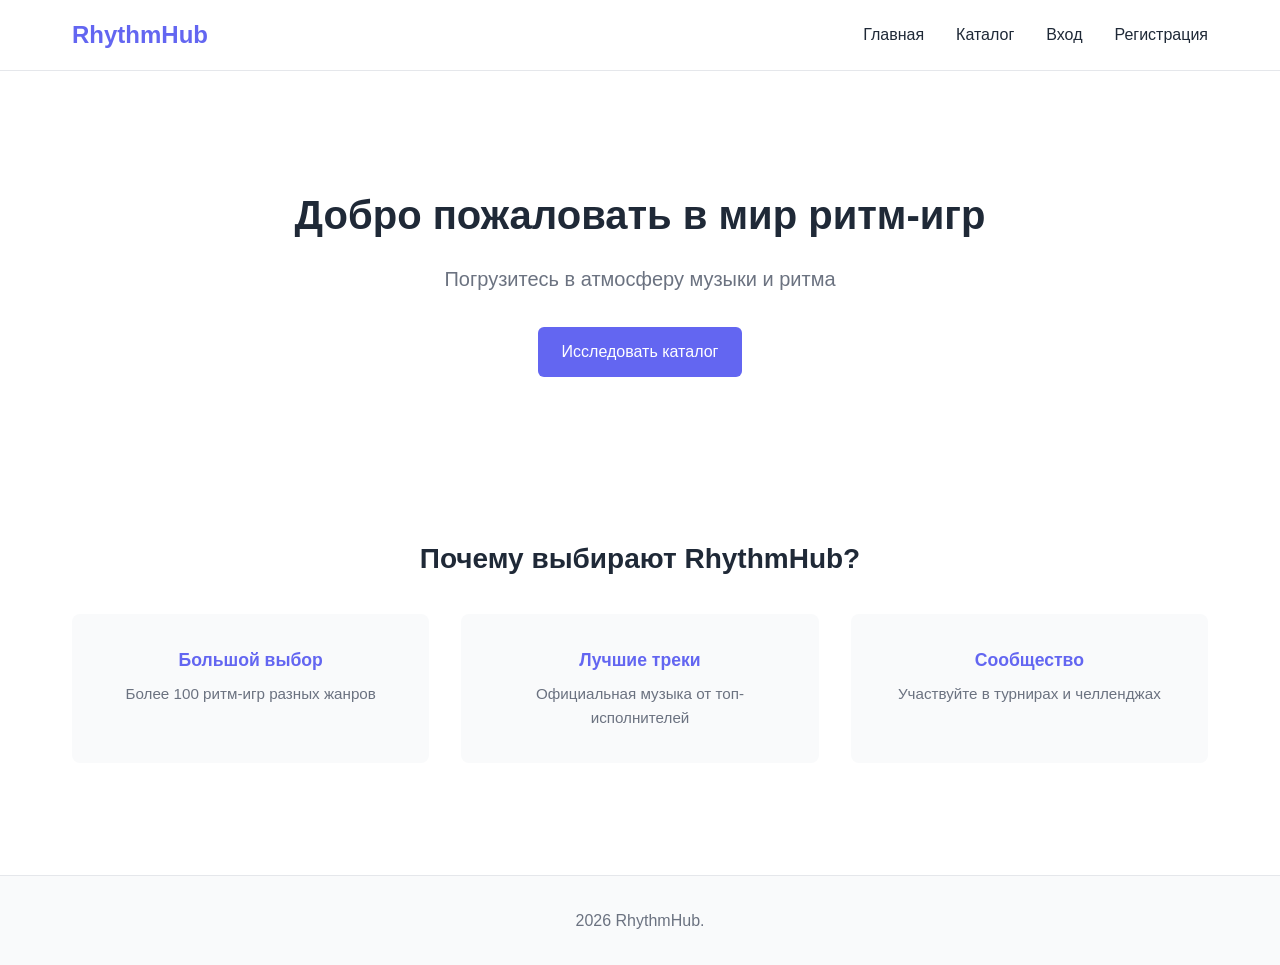
<file: index.html>
<!DOCTYPE html>
<html lang="ru">
<head>
    <meta charset="UTF-8">
    <meta name="viewport" content="width=device-width, initial-scale=1.0">
    <title>RhythmHub</title>
    <link rel="stylesheet" href="css/style.css">
    <link rel="stylesheet" href="css/responsive.css">
</head>
<body>
    <nav class="navbar">
        <div class="nav-container">
            <h1 class="logo">RhythmHub</h1>
            <button class="hamburger" id="hamburger">
                <span></span>
                <span></span>
                <span></span>
            </button>
            <ul class="nav-menu" id="navMenu">
                <li><a href="index.html" class="nav-link">Главная</a></li>
                <li><a href="catalog.html" class="nav-link">Каталог</a></li>
                <li><a href="login.html" class="nav-link">Вход</a></li>
                <li><a href="register.html" class="nav-link">Регистрация</a></li>
            </ul>
        </div>
    </nav>

    <main class="hero">
        <div class="hero-content">
            <h2>Добро пожаловать в мир ритм-игр</h2>
            <p>Погрузитесь в атмосферу музыки и ритма</p>
            <a href="catalog.html" class="btn btn-primary">Исследовать каталог</a>
        </div>
    </main>

    <section class="features">
        <h3>Почему выбирают RhythmHub?</h3>
        <div class="features-grid">
            <div class="feature-card">
                <h4>Большой выбор</h4>
                <p>Более 100 ритм-игр разных жанров</p>
            </div>
            <div class="feature-card">
                <h4>Лучшие треки</h4>
                <p>Официальная музыка от топ-исполнителей</p>
            </div>
            <div class="feature-card">
                <h4>Сообщество</h4>
                <p>Участвуйте в турнирах и челленджах</p>
            </div>
        </div>
    </section>

    <footer>
        <p>2026 RhythmHub.</p>
    </footer>

    <script src="js/menu.js"></script>
</body>
</html>
</file>
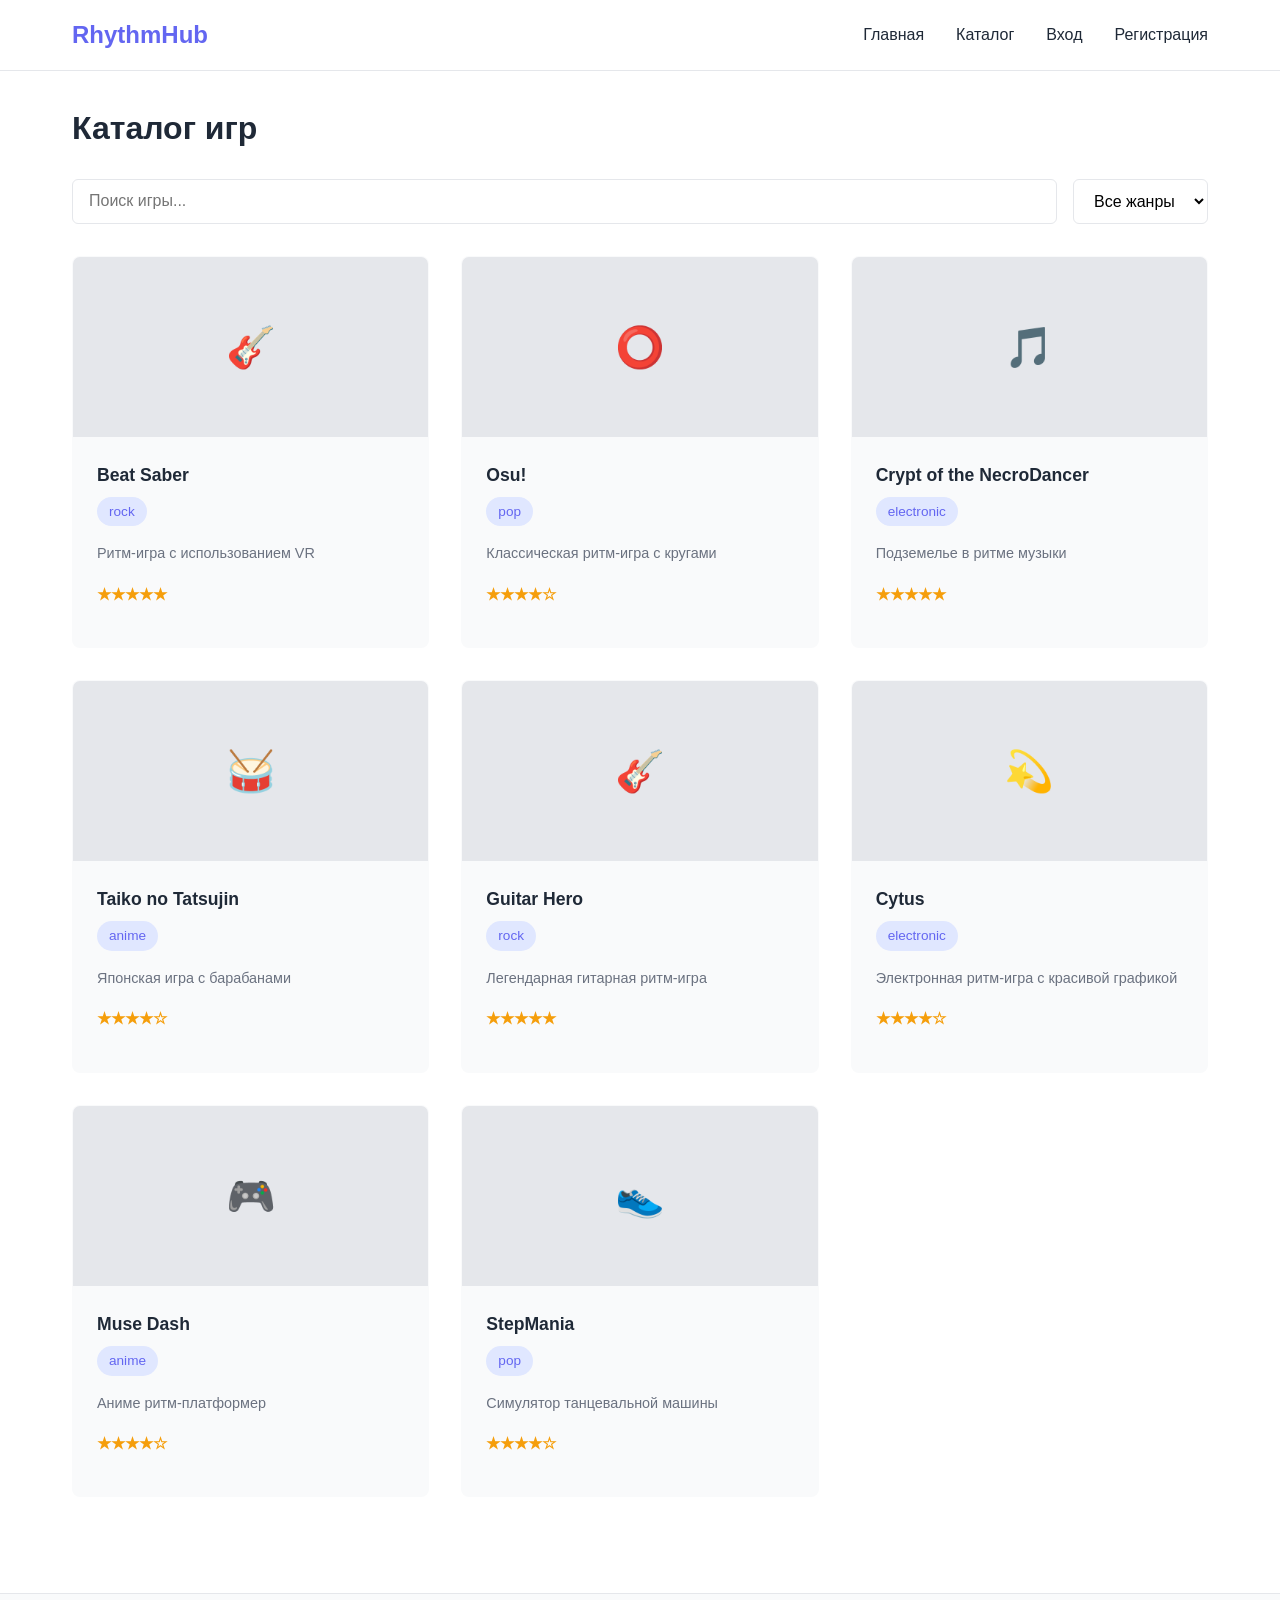
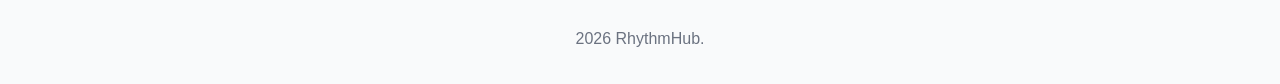
<file: catalog.html>
<!DOCTYPE html>
<html lang="ru">
<head>
    <meta charset="UTF-8">
    <meta name="viewport" content="width=device-width, initial-scale=1.0">
    <title>Каталог</title>
    <link rel="stylesheet" href="css/style.css">
    <link rel="stylesheet" href="css/responsive.css">
</head>
<body>
    <nav class="navbar">
        <div class="nav-container">
            <h1 class="logo">RhythmHub</h1>
            <button class="hamburger" id="hamburger">
                <span></span>
                <span></span>
                <span></span>
            </button>
            <ul class="nav-menu" id="navMenu">
                <li><a href="index.html" class="nav-link">Главная</a></li>
                <li><a href="catalog.html" class="nav-link">Каталог</a></li>
                <li><a href="login.html" class="nav-link">Вход</a></li>
                <li><a href="register.html" class="nav-link">Регистрация</a></li>
            </ul>
        </div>
    </nav>

    <main class="catalog">
        <div class="catalog-header">
            <h2>Каталог игр</h2>
            <div class="filter-section">
                <input type="text" id="searchInput" class="search-box" placeholder="Поиск игры...">
                <select id="genreFilter" class="filter-select">
                    <option value="">Все жанры</option>
                    <option value="pop">Pop</option>
                    <option value="electronic">Electronic</option>
                    <option value="rock">Rock</option>
                    <option value="anime">Anime</option>
                </select>
            </div>
        </div>

        <div class="games-grid" id="gamesGrid">
            <!-- Карточки игр будут добавлены здесь JS -->
        </div>
    </main>

    <footer>
        <p>2026 RhythmHub.</p>
    </footer>

    <script src="js/catalog.js"></script>
    <script src="js/menu.js"></script>
</body>
</html>
</file>
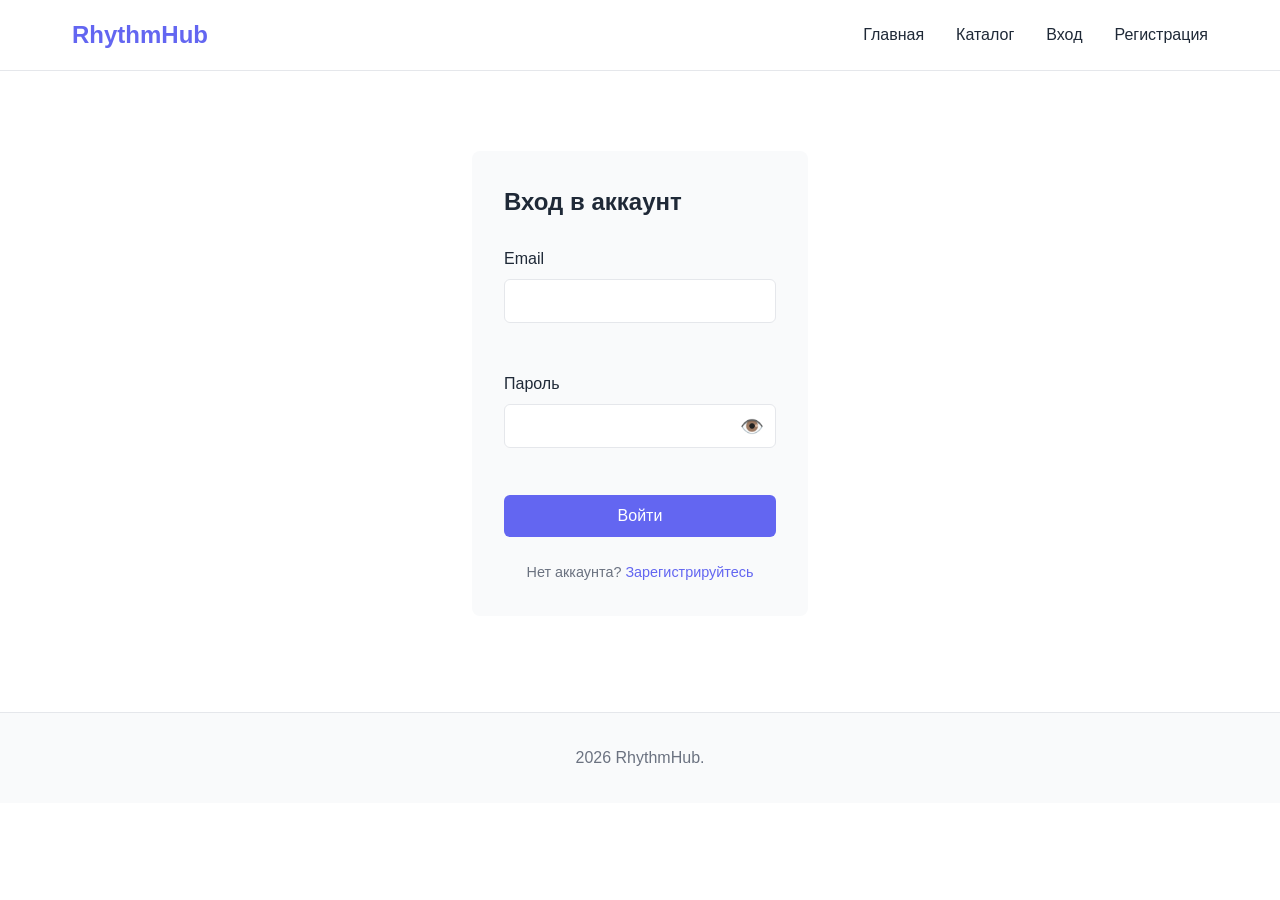
<file: login.html>
<!DOCTYPE html>
<html lang="ru">
<head>
    <meta charset="UTF-8">
    <meta name="viewport" content="width=device-width, initial-scale=1.0">
    <title>Вход</title>
    <link rel="stylesheet" href="css/style.css">
    <link rel="stylesheet" href="css/responsive.css">
</head>
<body>
    <nav class="navbar">
        <div class="nav-container">
            <h1 class="logo">RhythmHub</h1>
            <button class="hamburger" id="hamburger">
                <span></span>
                <span></span>
                <span></span>
            </button>
            <ul class="nav-menu" id="navMenu">
                <li><a href="index.html" class="nav-link">Главная</a></li>
                <li><a href="catalog.html" class="nav-link">Каталог</a></li>
                <li><a href="login.html" class="nav-link">Вход</a></li>
                <li><a href="register.html" class="nav-link">Регистрация</a></li>
            </ul>
        </div>
    </nav>

    <main class="form-container">
        <div class="form-wrapper">
            <h2>Вход в аккаунт</h2>
            <form id="loginForm" class="form">
                <div class="form-group">
                    <label for="loginEmail">Email</label>
                    <input type="email" id="loginEmail" name="email" required>
                    <span class="error-message" id="loginEmailError"></span>
                </div>

                <div class="form-group">
                    <label for="loginPassword">Пароль</label>
                    <div class="password-input-wrapper">
                        <input type="password" id="loginPassword" name="password" required>
                        <button type="button" class="toggle-password" id="toggleLoginPassword">👁️</button>
                    </div>
                    <span class="error-message" id="loginPasswordError"></span>
                </div>

                <button type="submit" class="btn btn-primary btn-block">Войти</button>
                <p class="form-footer">Нет аккаунта? <a href="register.html">Зарегистрируйтесь</a></p>
            </form>
        </div>
    </main>

    <footer>
        <p>2026 RhythmHub.</p>
    </footer>

    <script src="js/validation.js"></script>
    <script src="js/menu.js"></script>
</body>
</html>
</file>
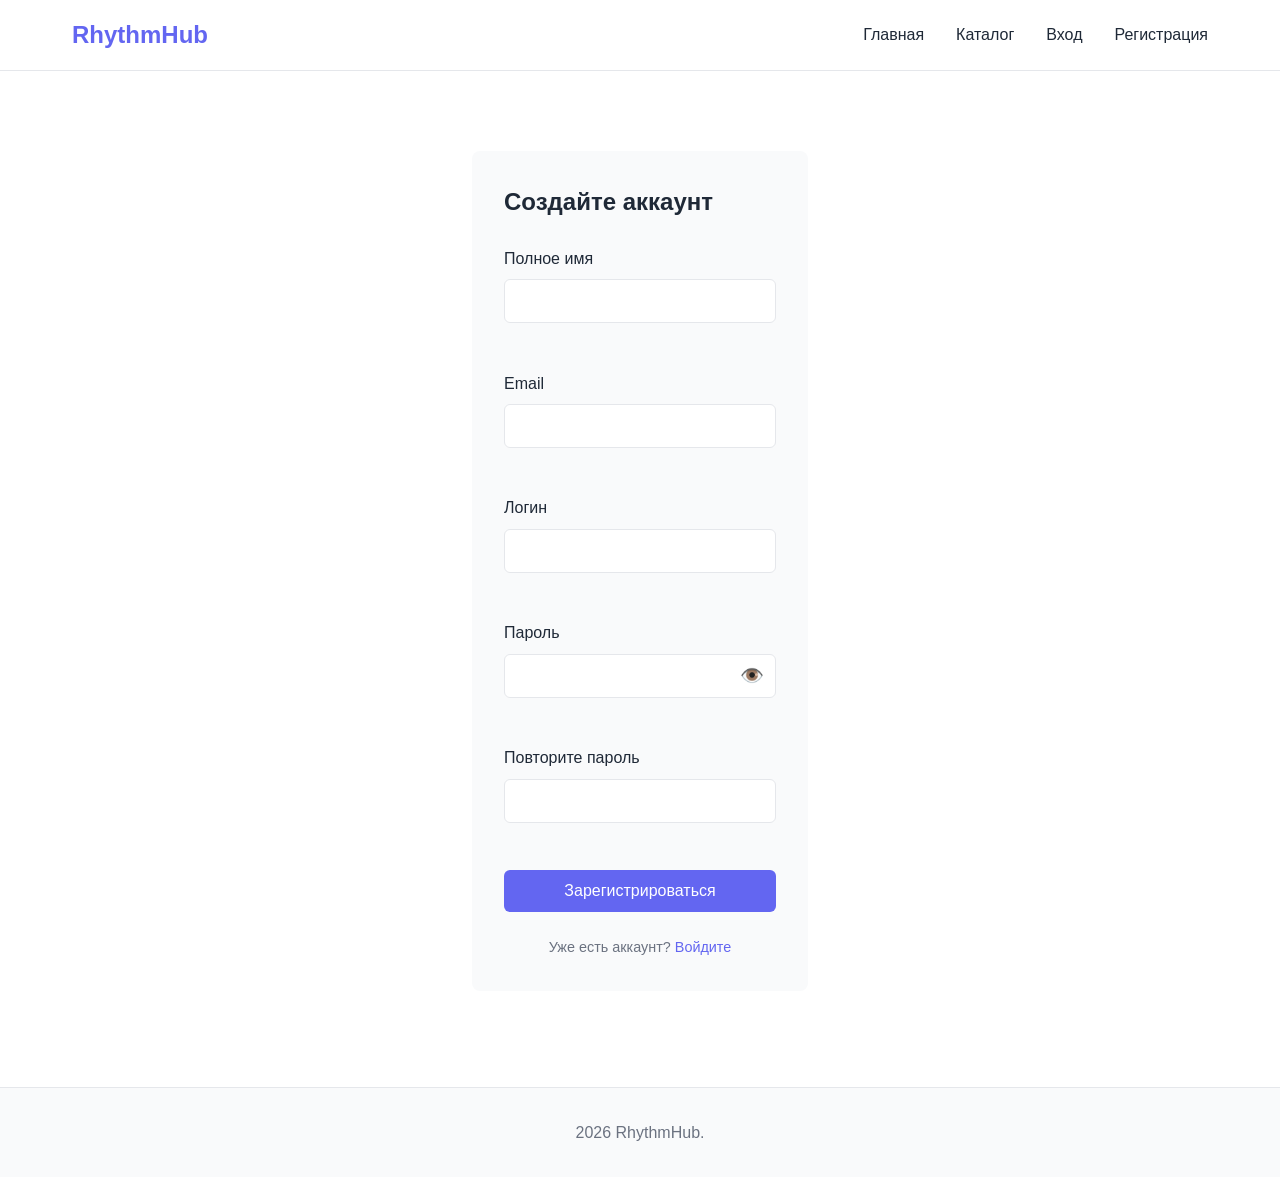
<file: register.html>
<!DOCTYPE html>
<html lang="ru">
<head>
    <meta charset="UTF-8">
    <meta name="viewport" content="width=device-width, initial-scale=1.0">
    <title>Регистрация</title>
    <link rel="stylesheet" href="css/style.css">
    <link rel="stylesheet" href="css/responsive.css">
</head>
<body>
    <nav class="navbar">
        <div class="nav-container">
            <h1 class="logo">RhythmHub</h1>
            <button class="hamburger" id="hamburger">
                <span></span>
                <span></span>
                <span></span>
            </button>
            <ul class="nav-menu" id="navMenu">
                <li><a href="index.html" class="nav-link">Главная</a></li>
                <li><a href="catalog.html" class="nav-link">Каталог</a></li>
                <li><a href="login.html" class="nav-link">Вход</a></li>
                <li><a href="register.html" class="nav-link">Регистрация</a></li>
            </ul>
        </div>
    </nav>

    <main class="form-container">
        <div class="form-wrapper">
            <h2>Создайте аккаунт</h2>
            <form id="registerForm" class="form">
                <div class="form-group">
                    <label for="fullName">Полное имя</label>
                    <input type="text" id="fullName" name="fullName" required>
                    <span class="error-message" id="fullNameError"></span>
                </div>

                <div class="form-group">
                    <label for="email">Email</label>
                    <input type="email" id="email" name="email" required>
                    <span class="error-message" id="emailError"></span>
                </div>

                <div class="form-group">
                    <label for="username">Логин</label>
                    <input type="text" id="username" name="username" required>
                    <span class="error-message" id="usernameError"></span>
                </div>

                <div class="form-group">
                    <label for="password">Пароль</label>
                    <div class="password-input-wrapper">
                        <input type="password" id="password" name="password" required>
                        <button type="button" class="toggle-password" id="togglePassword">👁️</button>
                    </div>
                    <span class="error-message" id="passwordError"></span>
                </div>

                <div class="form-group">
                    <label for="confirmPassword">Повторите пароль</label>
                    <input type="password" id="confirmPassword" name="confirmPassword" required>
                    <span class="error-message" id="confirmPasswordError"></span>
                </div>

                <button type="submit" class="btn btn-primary btn-block">Зарегистрироваться</button>
                <p class="form-footer">Уже есть аккаунт? <a href="login.html">Войдите</a></p>
            </form>
        </div>
    </main>

    <footer>
        <p>2026 RhythmHub.</p>
    </footer>

    <script src="js/validation.js"></script>
    <script src="js/menu.js"></script>
</body>
</html>
</file>
<file: css/style.css>
* {
    margin: 0;
    padding: 0;
    box-sizing: border-box;
}

:root {
    --primary-color: #6366f1;
    --text-color: #1f2937;
    --light-bg: #f9fafb;
    --border-color: #e5e7eb;
    --error-color: #ef4444;
    --success-color: #10b981;
}

body {
    font-family: -apple-system, BlinkMacSystemFont, 'Segoe UI', Roboto, Oxygen, Ubuntu, Cantarell, sans-serif;
    color: var(--text-color);
    background-color: #ffffff;
    line-height: 1.6;
}

.navbar {
    background-color: #ffffff;
    border-bottom: 1px solid var(--border-color);
    position: sticky;
    top: 0;
    z-index: 100;
}

.nav-container {
    max-width: 1200px;
    margin: 0 auto;
    padding: 1rem 2rem;
    display: flex;
    justify-content: space-between;
    align-items: center;
}

.logo {
    font-size: 1.5rem;
    font-weight: 700;
    color: var(--primary-color);
}

.nav-menu {
    list-style: none;
    display: flex;
    gap: 2rem;
}

.nav-link {
    text-decoration: none;
    color: var(--text-color);
    font-weight: 500;
    transition: color 0.3s ease;
    position: relative;
}

.nav-link:hover,
.nav-link.active {
    color: var(--primary-color);
}

.nav-link.active::after {
    content: '';
    position: absolute;
    bottom: -0.5rem;
    left: 0;
    right: 0;
    height: 2px;
    background-color: var(--primary-color);
}

.hamburger {
    display: none;
    flex-direction: column;
    background: none;
    border: none;
    cursor: pointer;
    gap: 5px;
}

.hamburger span {
    width: 25px;
    height: 3px;
    background-color: var(--primary-color);
    border-radius: 2px;
    transition: all 0.3s ease;
}

.hamburger.active span:nth-child(1) {
    transform: rotate(45deg) translate(5.5px, 5.5px);
}

.hamburger.active span:nth-child(2) {
    opacity: 0;
}

.hamburger.active span:nth-child(3) {
    transform: rotate(-45deg) translate(6px, -6px);
}

.hero {
    max-width: 1200px;
    margin: 4rem auto;
    padding: 3rem 2rem;
    text-align: center;
}

.hero-content h2 {
    font-size: 2.5rem;
    margin-bottom: 1rem;
    color: var(--text-color);
}

.hero-content p {
    font-size: 1.25rem;
    color: #6b7280;
    margin-bottom: 2rem;
}

.features {
    max-width: 1200px;
    margin: 3rem auto;
    padding: 3rem 2rem;
}

.features h3 {
    text-align: center;
    font-size: 1.75rem;
    margin-bottom: 2rem;
}

.features-grid {
    display: grid;
    grid-template-columns: repeat(3, 1fr);
    gap: 2rem;
}

.feature-card {
    padding: 2rem;
    background-color: var(--light-bg);
    border-radius: 0.5rem;
    text-align: center;
}

.feature-card h4 {
    font-size: 1.1rem;
    margin-bottom: 0.5rem;
    color: var(--primary-color);
}

.feature-card p {
    color: #6b7280;
    font-size: 0.95rem;
}

.btn {
    display: inline-block;
    padding: 0.75rem 1.5rem;
    border: none;
    border-radius: 0.375rem;
    font-size: 1rem;
    font-weight: 500;
    cursor: pointer;
    text-decoration: none;
    transition: all 0.3s ease;
}

.btn-primary {
    background-color: var(--primary-color);
    color: white;
}

.btn-primary:hover {
    background-color: #4f46e5;
    box-shadow: 0 4px 12px rgba(99, 102, 241, 0.3);
}

.btn-block {
    width: 100%;
    display: block;
}

.catalog {
    max-width: 1200px;
    margin: 0 auto;
    padding: 2rem;
}

.catalog-header {
    margin-bottom: 2rem;
}

.catalog-header h2 {
    font-size: 2rem;
    margin-bottom: 1.5rem;
}

.filter-section {
    display: flex;
    gap: 1rem;
    margin-bottom: 2rem;
}

.search-box {
    flex: 1;
    padding: 0.75rem 1rem;
    border: 1px solid var(--border-color);
    border-radius: 0.375rem;
    font-size: 1rem;
}

.search-box:focus {
    outline: none;
    border-color: var(--primary-color);
    box-shadow: 0 0 0 3px rgba(99, 102, 241, 0.1);
}

.filter-select {
    padding: 0.75rem 1rem;
    border: 1px solid var(--border-color);
    border-radius: 0.375rem;
    font-size: 1rem;
    background-color: white;
    cursor: pointer;
}

.filter-select:focus {
    outline: none;
    border-color: var(--primary-color);
}

.games-grid {
    display: grid;
    grid-template-columns: repeat(3, 1fr);
    gap: 2rem;
}

.game-card {
    background-color: var(--light-bg);
    border-radius: 0.5rem;
    overflow: hidden;
    transition: all 0.3s ease;
    cursor: pointer;
    border: 1px solid transparent;
}

.game-card:hover {
    transform: translateY(-4px);
    box-shadow: 0 8px 24px rgba(0, 0, 0, 0.1);
    border-color: var(--primary-color);
}

.game-image {
    width: 100%;
    height: 180px;
    background-color: #e5e7eb;
    display: flex;
    align-items: center;
    justify-content: center;
    font-size: 2.5rem;
    color: #9ca3af;
}

.game-content {
    padding: 1.5rem;
}

.game-title {
    font-size: 1.1rem;
    font-weight: 600;
    margin-bottom: 0.5rem;
}

.game-genre {
    display: inline-block;
    background-color: #e0e7ff;
    color: var(--primary-color);
    padding: 0.25rem 0.75rem;
    border-radius: 1rem;
    font-size: 0.85rem;
    margin-bottom: 1rem;
}

.game-description {
    color: #6b7280;
    font-size: 0.9rem;
    margin-bottom: 1rem;
}

.game-rating {
    color: #f59e0b;
    font-weight: 600;
    margin-bottom: 1rem;
}

.form-container {
    max-width: 400px;
    margin: 3rem auto;
    padding: 2rem;
}

.form-wrapper {
    background-color: var(--light-bg);
    padding: 2rem;
    border-radius: 0.5rem;
}

.form-wrapper h2 {
    margin-bottom: 1.5rem;
    font-size: 1.5rem;
}

.form {
    display: flex;
    flex-direction: column;
}

.form-group {
    margin-bottom: 1.5rem;
}

.form-group label {
    display: block;
    margin-bottom: 0.5rem;
    font-weight: 500;
    color: var(--text-color);
}

.form-group input,
.form-group select {
    width: 100%;
    padding: 0.75rem;
    border: 1px solid var(--border-color);
    border-radius: 0.375rem;
    font-size: 1rem;
    transition: all 0.3s ease;
}

.form-group input:focus,
.form-group select:focus {
    outline: none;
    border-color: var(--primary-color);
    box-shadow: 0 0 0 3px rgba(99, 102, 241, 0.1);
}

.form-group input.error {
    border-color: var(--error-color);
    background-color: #fee2e2;
}

.password-input-wrapper {
    position: relative;
    display: flex;
    align-items: center;
}

.password-input-wrapper input {
    width: 100%;
}

.toggle-password {
    position: absolute;
    right: 0.75rem;
    background: none;
    border: none;
    cursor: pointer;
    font-size: 1.2rem;
    padding: 0;
}

.error-message {
    color: var(--error-color);
    font-size: 0.85rem;
    margin-top: 0.25rem;
    display: block;
    min-height: 1.2rem;
}

.form-footer {
    text-align: center;
    margin-top: 1.5rem;
    color: #6b7280;
    font-size: 0.9rem;
}

.form-footer a {
    color: var(--primary-color);
    text-decoration: none;
    font-weight: 500;
}

.form-footer a:hover {
    text-decoration: underline;
}

footer {
    background-color: var(--light-bg);
    border-top: 1px solid var(--border-color);
    padding: 2rem;
    text-align: center;
    color: #6b7280;
    margin-top: 4rem;
}
</file>
<file: css/responsive.css>
@media (max-width: 1024px) {
    .features-grid {
        grid-template-columns: repeat(2, 1fr);
    }

    .games-grid {
        grid-template-columns: repeat(2, 1fr);
    }

    .hero-content h2 {
        font-size: 2rem;
    }

    .nav-menu {
        gap: 1rem;
    }
}

@media (max-width: 768px) {
    .nav-container {
        padding: 1rem;
        justify-content: space-between;
        align-items: center;
    }

    .hamburger {
        display: flex;
    }

    .nav-menu {
        position: absolute;
        top: 70px;
        left: 0;
        right: 0;
        background-color: #ffffff;
        flex-direction: column;
        gap: 0;
        max-height: 0;
        overflow: hidden;
        transition: max-height 0.3s ease;
        border-bottom: 1px solid var(--border-color);
    }

    .nav-menu.active {
        max-height: 250px;
    }

    .nav-link {
        display: block;
        padding: 1rem;
        border-bottom: 1px solid var(--border-color);
    }

    .nav-link.active::after {
        display: none;
    }

    .nav-link.active {
        background-color: var(--light-bg);
    }

    .hero-content h2 {
        font-size: 1.75rem;
    }

    .hero-content p {
        font-size: 1rem;
    }

    .features-grid {
        grid-template-columns: 1fr;
    }

    .games-grid {
        grid-template-columns: 1fr;
    }

    .game-card {
        display: flex;
        gap: 1rem;
    }

    .game-image {
        width: 120px;
        min-width: 120px;
        height: 120px;
        border-radius: 0.375rem;
    }

    .game-content {
        flex: 1;
        padding: 1rem;
    }

    .filter-section {
        flex-direction: column;
    }

    .search-box,
    .filter-select {
        width: 100%;
    }

    .form-container {
        padding: 1rem;
    }

    .form-wrapper {
        padding: 1.5rem;
    }

    .catalog {
        padding: 1rem;
    }

    .features {
        padding: 1.5rem;
    }

    .hero {
        padding: 2rem 1rem;
        margin: 2rem auto;
    }

    .password-input-wrapper {
        position: relative;
    }

    .toggle-password {
        right: 0.75rem;
        z-index: 10;
    }

    .form-group input {
        padding-right: 2.5rem;
    }
}

@media (max-width: 480px) {
    .logo {
        font-size: 1.25rem;
    }

    .hero-content h2 {
        font-size: 1.5rem;
    }

    .features h3 {
        font-size: 1.3rem;
    }

    .feature-card {
        padding: 1.5rem;
    }

    .feature-card h4 {
        font-size: 1rem;
    }

    .btn {
        padding: 0.65rem 1rem;
        font-size: 0.95rem;
    }

    .game-card {
        flex-direction: column;
    }

    .game-image {
        width: 100%;
        min-width: auto;
        height: 150px;
    }

    .catalog-header h2 {
        font-size: 1.5rem;
    }

    .form-wrapper h2 {
        font-size: 1.3rem;
    }
}
</file>
